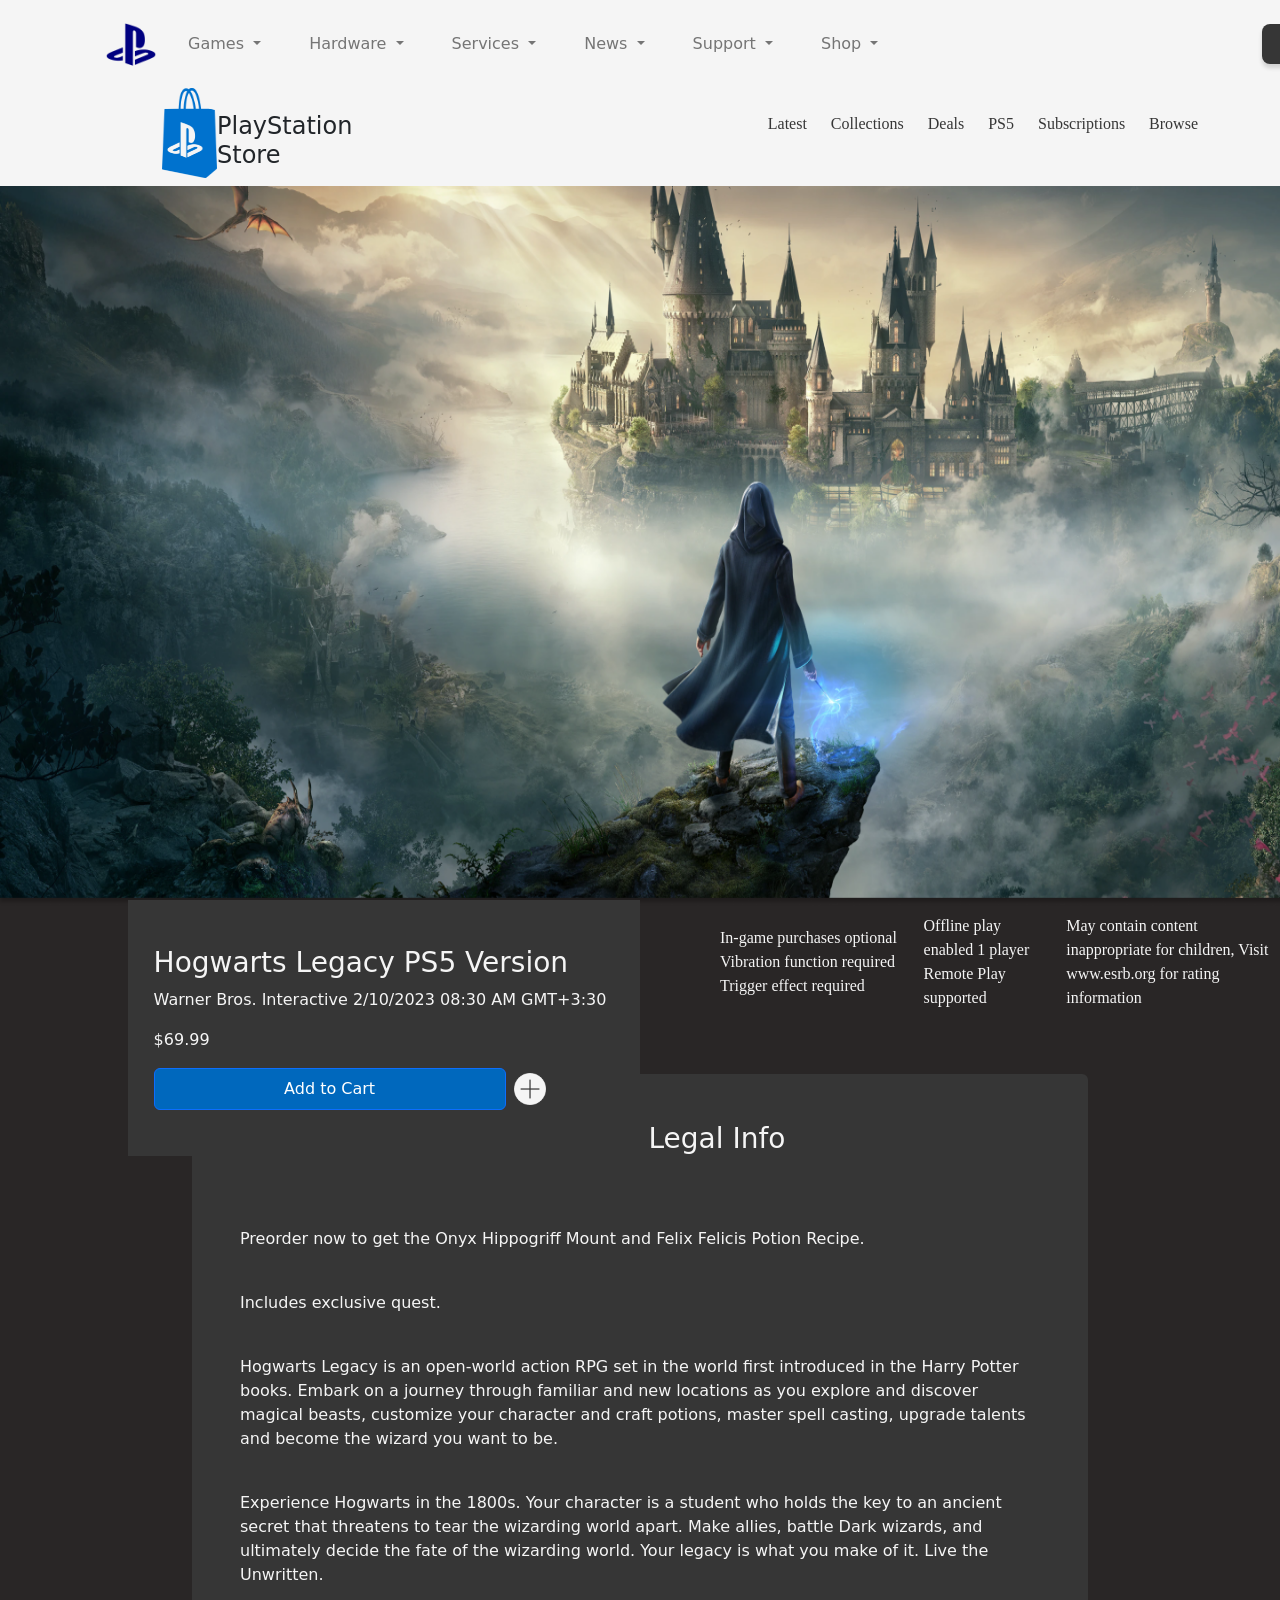
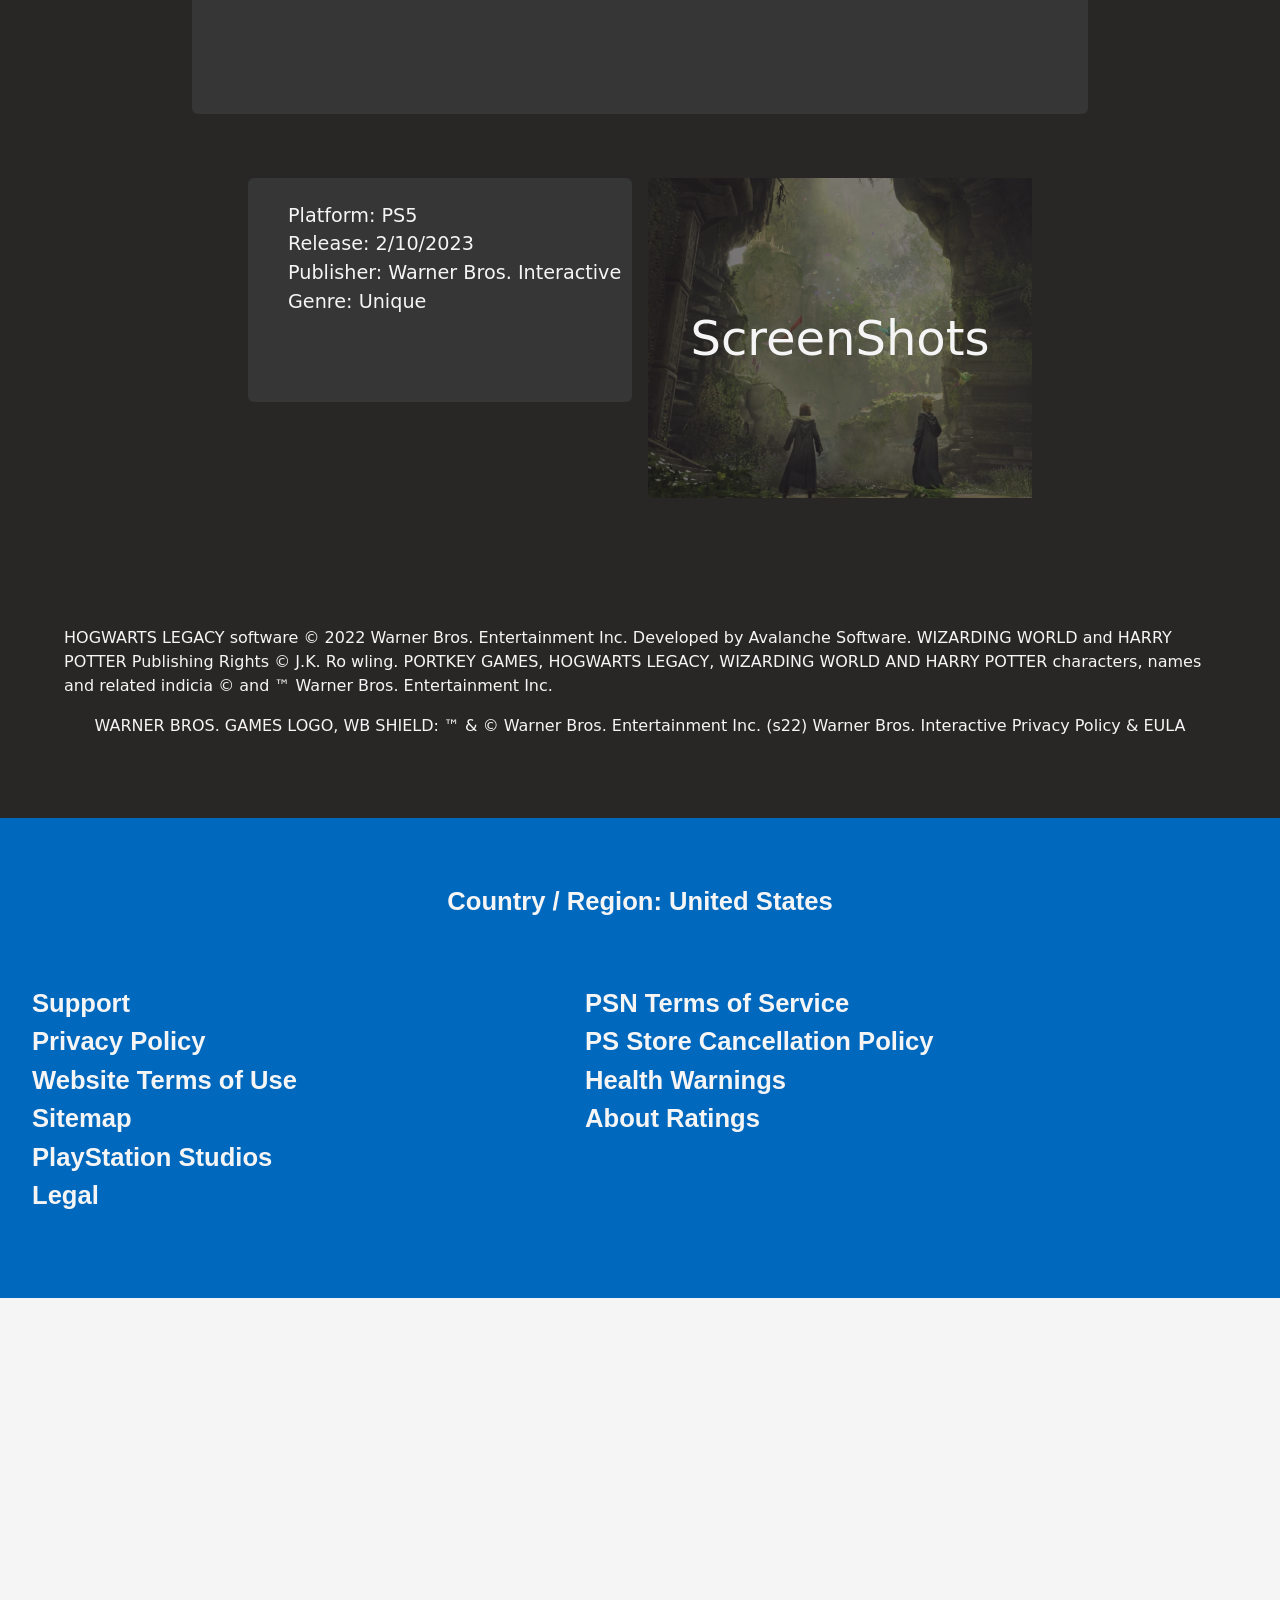
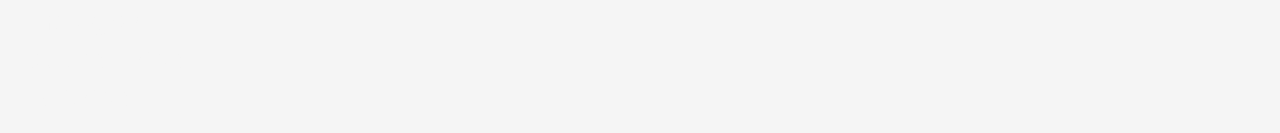
<file: gowRag/hogwartsPage.html>
<!DOCTYPE html>
<html lang="en">
<head>
    <meta charset="UTF-8">
    <meta http-equiv="X-UA-Compatible" content="IE=edge">
    <meta name="viewport" content="width=device-width, initial-scale=1.0">
    <title>Document</title>
    <link rel="stylesheet" href="./hogwantsLeagacy.css">
    <script defer src="./hogwartsLegacy.js"></script>
</head>
<body>
    <header class="container">
        <nav class="navbar-one navbar d-flex flex-column nav-color">
            <div class="navbar-top d-flex flex-row mt-2">
                <div class="logo ms-4">
                    <img class="logo-size" src="../components/pictures/navy-playstation-png-logo-5.png">
                </div>
                <ul class="drop-down-list d-flex gap-5 mt-3">
                    <li class="nav-item dropdown">
                        <a class="nav-link dropdown-toggle nav1-txt-color" href="#" role="button" data-bs-toggle="dropdown" aria-expanded="false">
                            <span>Games</span>
                        </a>
                        <ul class="dropdown-menu">
                        <li><a class="dropdown-item" href="#">Action</a></li>
                        </ul>
                    </li>
                    <li class="nav-item dropdown nav1-txt-color">
                        <a class="nav-link dropdown-toggle nav1-txt-color" href="#" role="button" data-bs-toggle="dropdown" aria-expanded="false">
                            <span>Hardware</span>
                        </a>
                        <ul class="dropdown-menu">
                        <li><a class="dropdown-item" href="#">Action</a></li>
                        </ul>
                    </li>
                    <li class="nav-item dropdown nav1-txt-color">
                        <a class="nav-link dropdown-toggle nav1-txt-color" href="#" role="button" data-bs-toggle="dropdown" aria-expanded="false">
                            <span>Services</span>
                        </a>
                        <ul class="dropdown-menu">
                        <li><a class="dropdown-item" href="#">Action</a></li>
                        </ul>
                    </li>
                    <li class="nav-item dropdown nav1-txt-color">
                        <a class="nav-link dropdown-toggle nav1-txt-color" href="#" role="button" data-bs-toggle="dropdown" aria-expanded="false">
                            <span>News</span>
                        </a>
                        <ul class="dropdown-menu">
                        <li><a class="dropdown-item" href="#">Action</a></li>
                        </ul>
                    </li>
                    <li class="nav-item dropdown nav1-txt-color">
                        <a class="nav-link dropdown-toggle nav1-txt-color" href="#" role="button" data-bs-toggle="dropdown" aria-expanded="false">
                            <span>Support</span>
                        </a>
                        <ul class="dropdown-menu">
                        <li><a class="dropdown-item" href="#">Action</a></li>
                        </ul>
                    </li>
                    <li class="nav-item dropdown nav1-txt-color">
                        <a class="nav-link dropdown-toggle nav1-txt-color" href="#" role="button" data-bs-toggle="dropdown" aria-expanded="false">
                            <span>Shop</span>
                        </a>
                        <ul class="dropdown-menu">
                        <li><a class="dropdown-item" href="#">Action</a></li>
                        </ul>
                    </li>
              </ul>
    
                <div class="sign-in d-flex gap-2">
                    <button class="sign-in-btn btn mt-2"> Sign-In</button>

                    <button class="search-btn btn" id="searchBtn"><img src="../components/pictures/Search.png"></button>
                </div>
            </div>
        </nav>
        <nav class="navbar d-flex flex-row nav-color">
            <div class="lower-part d-flex flex-row">
                <div class="storeLogo-name d-flex flex-row">
                    <img class="storeLogo" src="../components/pictures/playstation-store-logo-freelogovectors.net_.png" alt="">
                    <h4 class="mt-4">PlayStation  Store</h4>
                </div>
                <ul class="main-list-nav d-flex gap-4 pt-4 justify-content-center list-txt-nav">
                    <li><span> Latest </span></li>
                    <li><span> Collections</span></li>
                    <li><span> Deals</span></li>
                    <li><span> PS5 </span></li>
                    <li><span> Subscriptions</span></li>
                    <li><span> Browse </span></li>
                </ul>
            </div>
        </nav>
    </header>
    
    <div class="d-flex justify-content-center">
        <img class="game-banner" src="../components/pictures/HLB.png" alt="">
    </div>
    <main class="d-flex justify-content-center align-items-center flex-column gap-3">
        <div class="about-game d-flex align-items-center justify-content-center mt-2">
                <span>In-game purchases optional
                    Vibration function required
                    Trigger effect required
                </span>
                <span>Offline play enabled
                    1 player
                    Remote Play supported</span>
                <span>
                May contain content inappropriate
                for children, Visit www.esrb.org for
                rating information 
                </span>
        </div>
        <div class="game-desc mt-5 d-flex flex-column p-5 gap-4">
            <h3 class="mx-auto  mb-5 ">Game and Legal Info</h3>
            <p> 
                Preorder now to get the Onyx Hippogriff Mount and Felix Felicis Potion Recipe.
            </p>
            <p>
                Includes exclusive quest.
            </p>
            <p>Hogwarts Legacy is an open-world action RPG set in the world first introduced in the Harry Potter books. Embark on a journey through 
                familiar and new locations as you explore and discover magical beasts, customize your character and craft potions, master spell casting,
                  upgrade talents and become the wizard you want to be.
            </p>
            <p>Experience Hogwarts in the 1800s. Your character is a student who holds the key to an ancient secret that threatens to tear the wizarding
                world apart. Make allies, battle Dark wizards, and ultimately decide the fate of the wizarding world. Your legacy is what you make of it. 
                Live the Unwritten.
            </p>
        </div>

        <div class="low-sec d-flex flex-row gap-3 m-5">
            <div class="additional-details pt-4 ps-2">
                <ul>
                    <li>Platform:
                        PS5</li>
                    <li>Release:
                        2/10/2023
                        </li>
                    <li>Publisher:
                        Warner Bros. Interactive
                        </li>
                    <li>Genre:
                        Unique</li>
                </ul>
            </div>
            <div class="screen-shot-sec">
                <span>ScreenShots</span>
            </div>
        </div>
        <div class="copy-right d-flex">
            <p>
                HOGWARTS LEGACY software © 2022 Warner Bros. Entertainment Inc. Developed by Avalanche Software. WIZARDING WORLD and HARRY POTTER Publishing Rights 
                © J.K. Ro wling. PORTKEY GAMES, HOGWARTS LEGACY, WIZARDING WORLD AND HARRY POTTER characters, names and related indicia © and ™ Warner Bros. Entertainment Inc.
            </p>
                WARNER BROS. GAMES LOGO, WB SHIELD: ™ & © Warner Bros. Entertainment Inc. (s22)
                Warner Bros. Interactive Privacy Policy & EULA
            </p>
        </div>
    </main>
    <div class="add-box">
        <h3>Hogwarts Legacy
            PS5 Version</h3>
            <p>Warner Bros. Interactive
                2/10/2023 08:30 AM GMT+3:30</p>
                <p>$69.99</p>
            <div class="add-to-cart d-flex flex-row gap-2">
                <button class="add-to-cart-btn btn btn-primary">Add to Cart</button>
                <a><img class="plus-btn" src="../components/pictures/Subtract.png" alt=""></a>
            </div>
    </div>
    
</body>

<footer>
    <div class="end-blue d-flex flex-column align-items-center">
        <div class="address data-parent"><a>Country / Region: United States</a></div>
        <div class="data-parent d-flex flex-row flex-wrap">
            <div class="data-one d-flex flex-column">
                <ul>
                        <li>Support</li>
                        <li>Privacy Policy</li>
                        <li>Website Terms of Use</li>
                        <li>Sitemap</li>
                        <li>PlayStation Studios</li>
                        <li>Legal</li>
                    </ul>
                </div>
                <div class="data-two d-flex flex-column">
                    <ul>
                        <li>PSN Terms of Service</li>
                        <li>PS Store Cancellation Policy</li>
                        <li>Health Warnings</li>
                        <li>About Ratings</li>
                    </ul>
                </div>
                <div class="data-three d-flex flex-column">
                    <ul>
                        <li>Facebook</li>
                        <li>Twitter</li>
                        <li>YouTube</li>
                        <li>Instagram</li>
                        <li>Android App</li>
                        <li>iOS App</li>
                    </ul>
                </div>
            </div>
        </footer>
    </div>
</html>
</file>
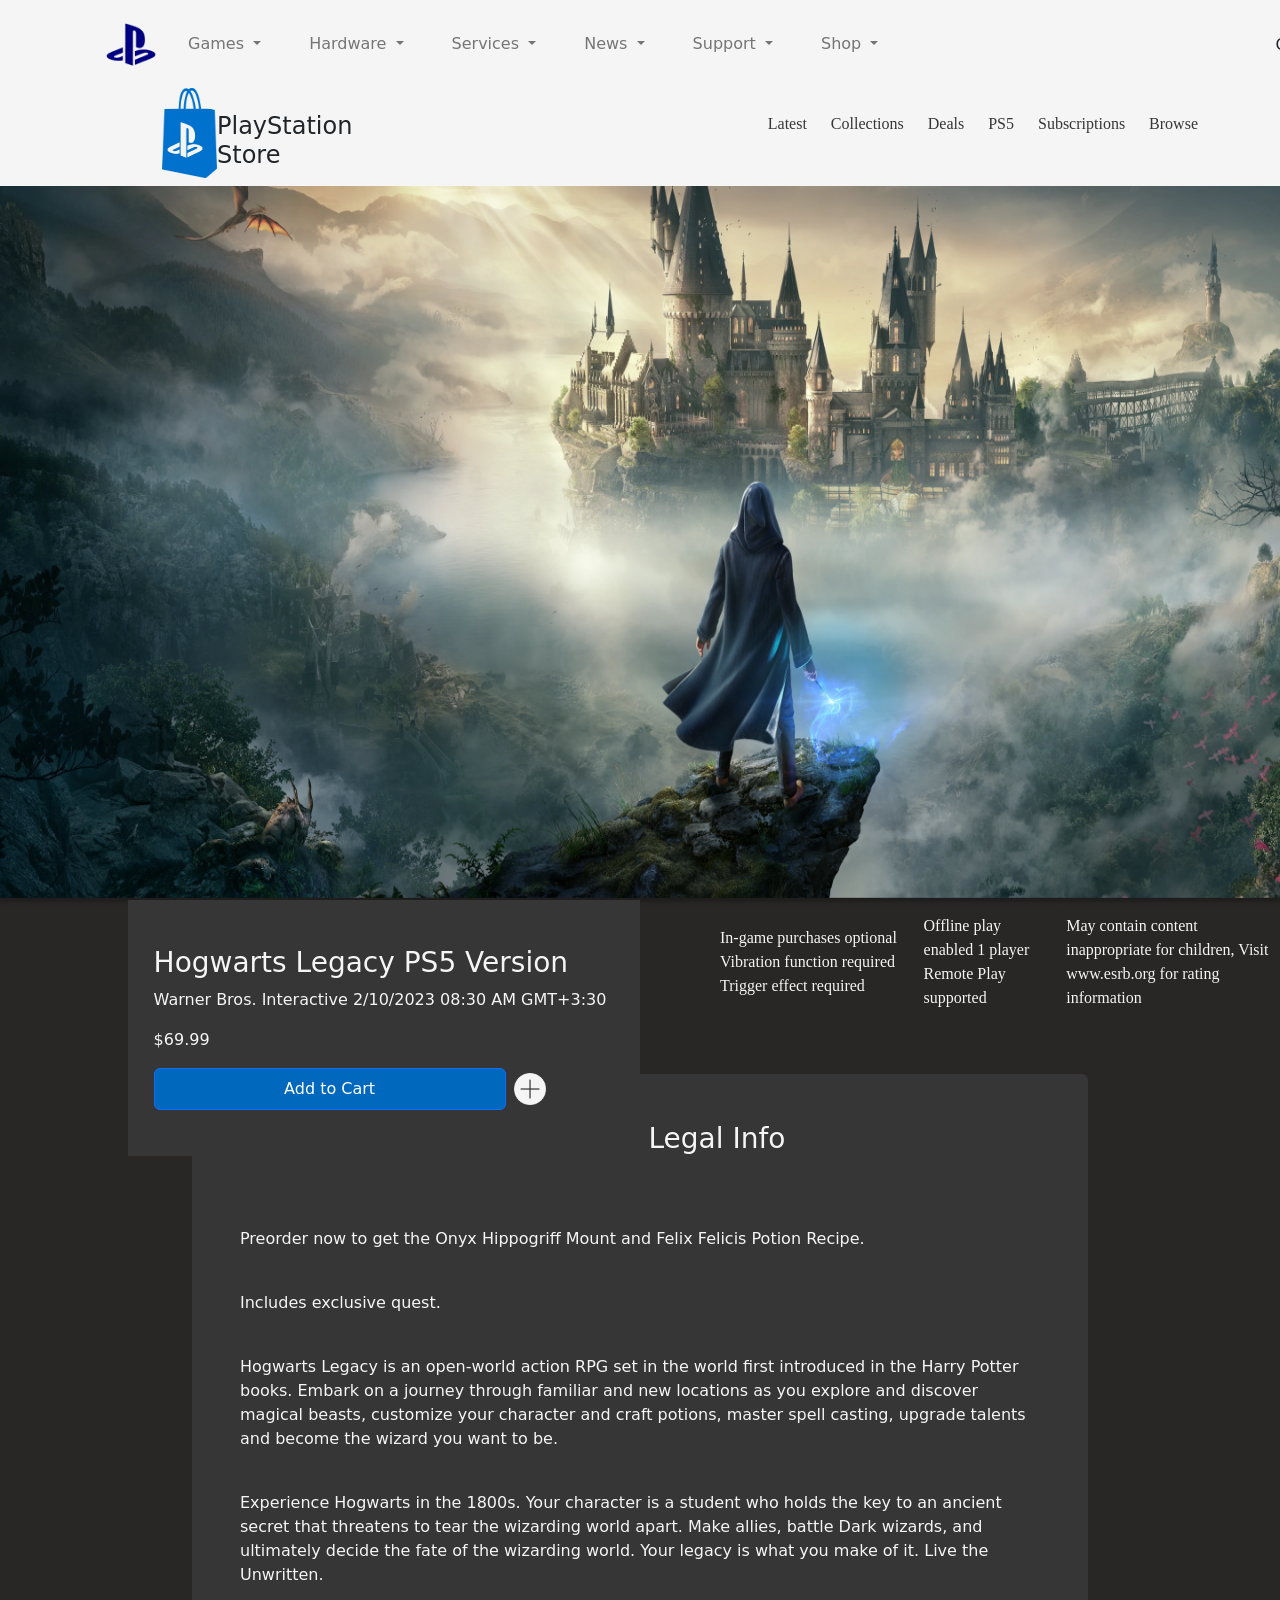
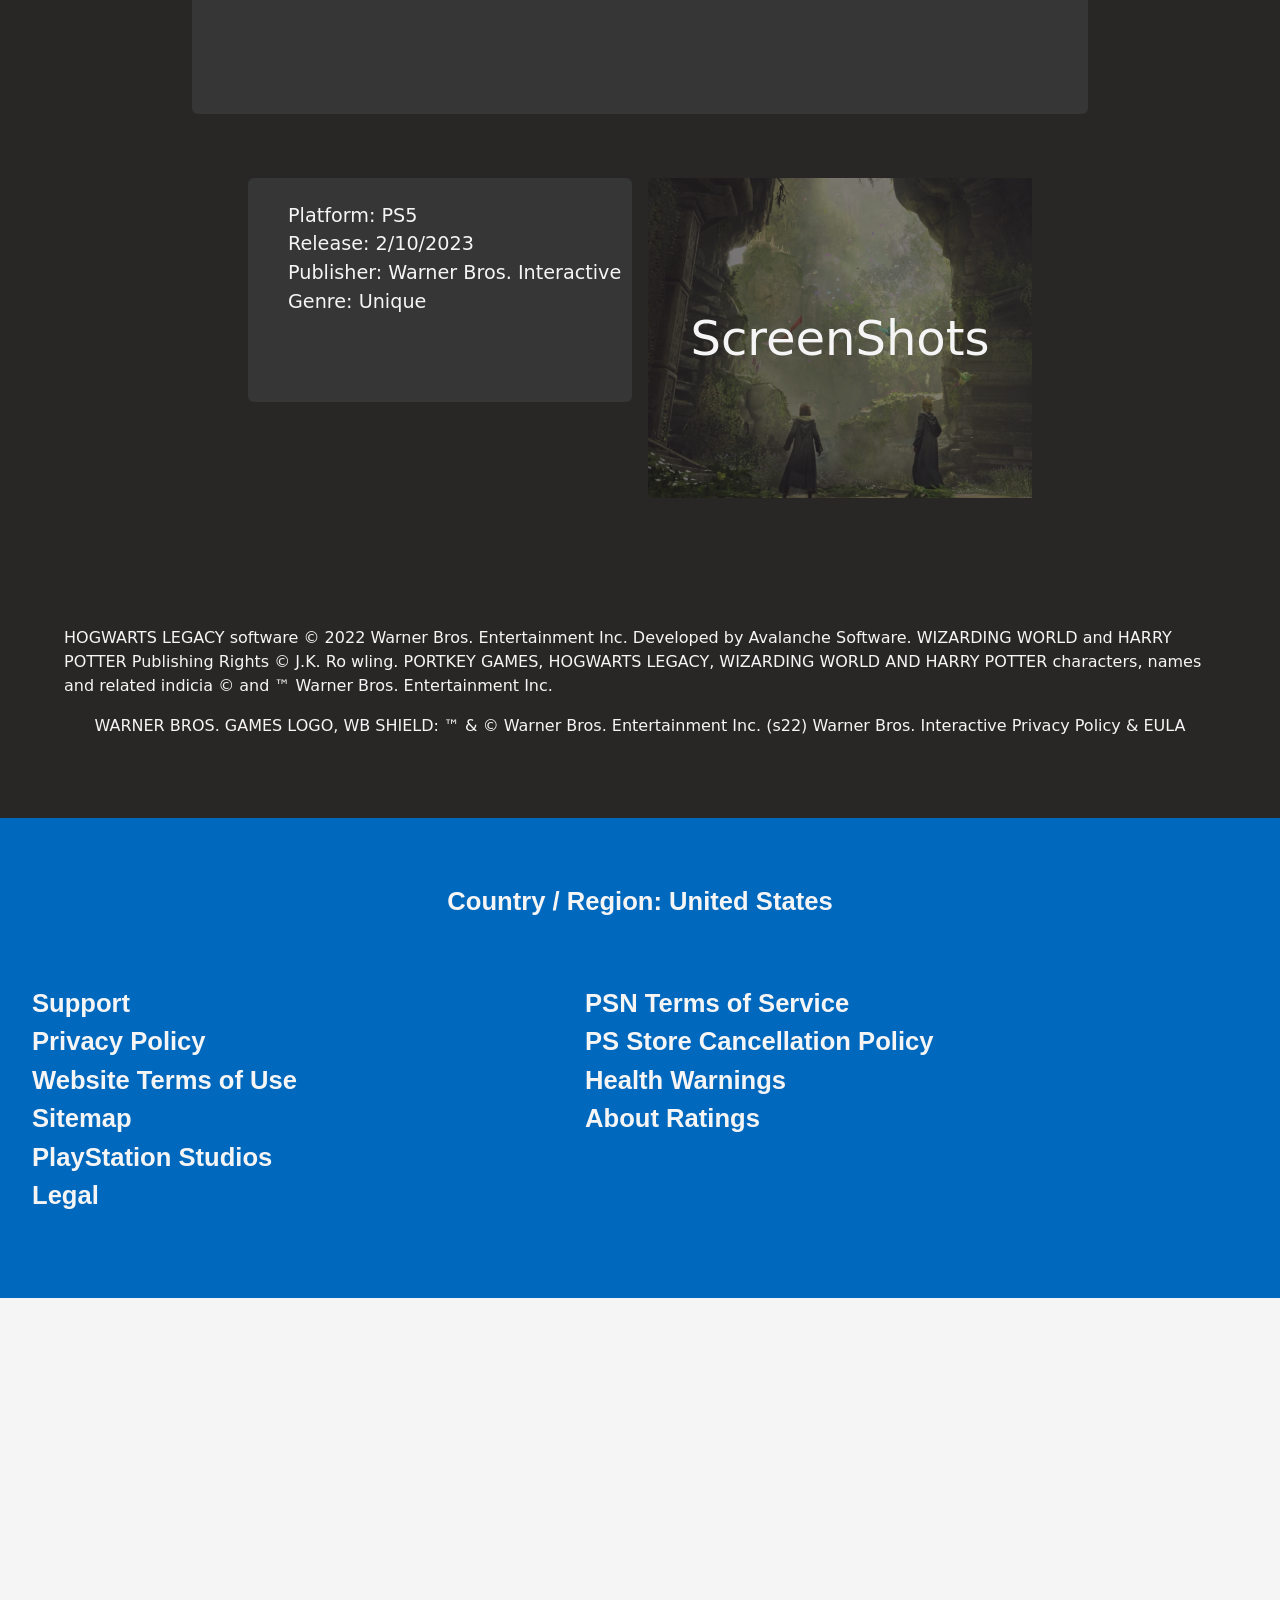
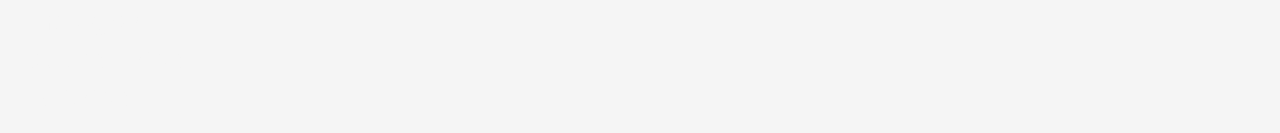
<file: HogwartsPage/hogwartsPage.html>
<!DOCTYPE html>
<html lang="en">
<head>
    <meta charset="UTF-8">
    <meta http-equiv="X-UA-Compatible" content="IE=edge">
    <meta name="viewport" content="width=device-width, initial-scale=1.0">
    <title>Document</title>
    <link rel="stylesheet" href="./hogwantsLeagacy.css">
    <script defer src="./hogwartsLegacy.js"></script>
</head>
<div id="scroll"></div>
<body>
    <header class="container">
        <nav class="navbar-one navbar d-flex flex-column nav-color">
            <div class="navbar-top d-flex flex-row mt-2">
                <div class="logo ms-4">
                    <img class="logo-size" src="../components/pictures/navy-playstation-png-logo-5.png">
                </div>
                <ul class="drop-down-list d-flex gap-5 mt-3">
                    <li class="nav-item dropdown">
                        <a class="nav-link dropdown-toggle nav1-txt-color" href="#" role="button" data-bs-toggle="dropdown" aria-expanded="false">
                            <span>Games</span>
                        </a>
                        <ul class="dropdown-menu">
                        <li><a class="dropdown-item" href="#">Action</a></li>
                        </ul>
                    </li>
                    <li class="nav-item dropdown nav1-txt-color">
                        <a class="nav-link dropdown-toggle nav1-txt-color" href="#" role="button" data-bs-toggle="dropdown" aria-expanded="false">
                            <span>Hardware</span>
                        </a>
                        <ul class="dropdown-menu">
                        <li><a class="dropdown-item" href="#">Action</a></li>
                        </ul>
                    </li>
                    <li class="nav-item dropdown nav1-txt-color">
                        <a class="nav-link dropdown-toggle nav1-txt-color" href="#" role="button" data-bs-toggle="dropdown" aria-expanded="false">
                            <span>Services</span>
                        </a>
                        <ul class="dropdown-menu">
                        <li><a class="dropdown-item" href="#">Action</a></li>
                        </ul>
                    </li>
                    <li class="nav-item dropdown nav1-txt-color">
                        <a class="nav-link dropdown-toggle nav1-txt-color" href="#" role="button" data-bs-toggle="dropdown" aria-expanded="false">
                            <span>News</span>
                        </a>
                        <ul class="dropdown-menu">
                        <li><a class="dropdown-item" href="#">Action</a></li>
                        </ul>
                    </li>
                    <li class="nav-item dropdown nav1-txt-color">
                        <a class="nav-link dropdown-toggle nav1-txt-color" href="#" role="button" data-bs-toggle="dropdown" aria-expanded="false">
                            <span>Support</span>
                        </a>
                        <ul class="dropdown-menu">
                        <li><a class="dropdown-item" href="#">Action</a></li>
                        </ul>
                    </li>
                    <li class="nav-item dropdown nav1-txt-color">
                        <a class="nav-link dropdown-toggle nav1-txt-color" href="#" role="button" data-bs-toggle="dropdown" aria-expanded="false">
                            <span>Shop</span>
                        </a>
                        <ul class="dropdown-menu">
                        <li><a class="dropdown-item" href="#">Action</a></li>
                        </ul>
                    </li>
              </ul>
    
                <div class="sign-in d-flex gap-4">
                    <a class="cart btn pt-3" id="cart" href="../HogwartsPage/Cart/cart.html">
                        <span>CART</span>
                    </a>
                    <button class="sign-in-btn btn mt-2"> Sign-In</button>

                    <button class="search-btn btn" id="searchBtn"><img src="../components/pictures/Search.png"></button>
                </div>
            </div>
        </nav>
        <nav class="navbar d-flex flex-row nav-color">
            <div class="lower-part d-flex flex-row">
                <div class="storeLogo-name d-flex flex-row">
                    <img class="storeLogo" src="../components/pictures/playstation-store-logo-freelogovectors.net_.png" alt="">
                    <h4 class="mt-4">PlayStation  Store</h4>
                </div>
                <ul class="main-list-nav d-flex gap-4 pt-4 justify-content-center list-txt-nav">
                    <li><span> Latest </span></li>
                    <li><span> Collections</span></li>
                    <li><span> Deals</span></li>
                    <li><span> PS5 </span></li>
                    <li><span> Subscriptions</span></li>
                    <li><span> Browse </span></li>
                </ul>
            </div>
        </nav>
    </header>
    
    <div class="d-flex justify-content-center">
        <img class="game-banner" src="../components/pictures/HLB.png" alt="">
    </div>
    <main class="d-flex justify-content-center align-items-center flex-column gap-3">
        <div class="about-game d-flex align-items-center justify-content-center mt-2">
                <span>In-game purchases optional
                    Vibration function required
                    Trigger effect required
                </span>
                <span>Offline play enabled
                    1 player
                    Remote Play supported</span>
                <span>
                May contain content inappropriate
                for children, Visit www.esrb.org for
                rating information 
                </span>
        </div>
        <div class="game-desc mt-5 d-flex flex-column p-5 gap-4">
            <h3 class="mx-auto  mb-5 ">Game and Legal Info</h3>
            <p> 
                Preorder now to get the Onyx Hippogriff Mount and Felix Felicis Potion Recipe.
            </p>
            <p>
                Includes exclusive quest.
            </p>
            <p>Hogwarts Legacy is an open-world action RPG set in the world first introduced in the Harry Potter books. Embark on a journey through 
                familiar and new locations as you explore and discover magical beasts, customize your character and craft potions, master spell casting,
                  upgrade talents and become the wizard you want to be.
            </p>
            <p>Experience Hogwarts in the 1800s. Your character is a student who holds the key to an ancient secret that threatens to tear the wizarding
                world apart. Make allies, battle Dark wizards, and ultimately decide the fate of the wizarding world. Your legacy is what you make of it. 
                Live the Unwritten.
            </p>
        </div>

        <div class="low-sec d-flex flex-row gap-3 m-5 d-flex justify-content-center">
            <div class="additional-details pt-4 ps-2">
                <ul>
                    <li>Platform:
                        PS5</li>
                    <li>Release:
                        2/10/2023
                        </li>
                    <li>Publisher:
                        Warner Bros. Interactive
                        </li>
                    <li>Genre:
                        Unique</li>
                </ul>
            </div>
            <div class="screen-shot-sec">
                <button class="screen-shot-btn" id="screenShotBtn">ScreenShots</button>
            </div>
            
            <div class="modal-parent" id="modalParent">
                <div class="modal" id="modal">
                    <div class="slideshow-container">

                        <div class="mySlides fade">
                          <div class="numbertext">1 / 3</div>
                          <img src="./ScrenShots/1.jpg" style="width:100%">
                          <div class="text">Caption Text</div>
                        </div>
                      
                        <div class="mySlides fade">
                          <div class="numbertext">2 / 3</div>
                          <img src="./ScrenShots/2.jpg" style="width:100%">
                          <div class="text">Caption Two</div>
                        </div>
                      
                        <a class="prev" onclick="plusSlides(-1)">&#10094;</a>
                        <a class="next" onclick="plusSlides(1)">&#10095;</a>
                      </div>
                      <br>
                      
                      <!-- The dots/circles -->
                      <div style="text-align:center">
                        <span class="dot" onclick="currentSlide(1)"></span>
                        <span class="dot" onclick="currentSlide(2)"></span>
                      </div>
                </div>
            </div>
        </div>
        <div class="copy-right d-flex">
            <p>
                HOGWARTS LEGACY software © 2022 Warner Bros. Entertainment Inc. Developed by Avalanche Software. WIZARDING WORLD and HARRY POTTER Publishing Rights 
                © J.K. Ro wling. PORTKEY GAMES, HOGWARTS LEGACY, WIZARDING WORLD AND HARRY POTTER characters, names and related indicia © and ™ Warner Bros. Entertainment Inc.
            </p>
                WARNER BROS. GAMES LOGO, WB SHIELD: ™ & © Warner Bros. Entertainment Inc. (s22)
                Warner Bros. Interactive Privacy Policy & EULA
            </p>
        </div>
    </main>
    <div class="add-box">
        <h3>Hogwarts Legacy
            PS5 Version</h3>
            <p>Warner Bros. Interactive
                2/10/2023 08:30 AM GMT+3:30</p>
                <p>$69.99</p>
            <div class="add-to-cart d-flex flex-row gap-2">
                <button class="add-to-cart-btn btn btn-primary" id="addToCartBtn">Add to Cart</button>
                <a><img class="plus-btn" id="plusBtn" src="../components/pictures/Subtract.png" alt=""></a>
            </div>
    </div>
    
</body>
<button onclick="topFunction()" id="myBtn" title="Go to top"> 👆 </button>
<footer>
    <div class="end-blue d-flex flex-column align-items-center">
        <div class="address data-parent"><a>Country / Region: United States</a></div>
        <div class="data-parent d-flex flex-row flex-wrap">
            <div class="data-one d-flex flex-column">
                <ul>
                        <li>Support</li>
                        <li>Privacy Policy</li>
                        <li>Website Terms of Use</li>
                        <li>Sitemap</li>
                        <li>PlayStation Studios</li>
                        <li>Legal</li>
                    </ul>
                </div>
                <div class="data-two d-flex flex-column">
                    <ul>
                        <li>PSN Terms of Service</li>
                        <li>PS Store Cancellation Policy</li>
                        <li>Health Warnings</li>
                        <li>About Ratings</li>
                    </ul>
                </div>
                <div class="data-three d-flex flex-column">
                    <ul>
                        <li>Facebook</li>
                        <li>Twitter</li>
                        <li>YouTube</li>
                        <li>Instagram</li>
                        <li>Android App</li>
                        <li>iOS App</li>
                    </ul>
                </div>
            </div>
        </footer>
    </div>
</html>
</file>
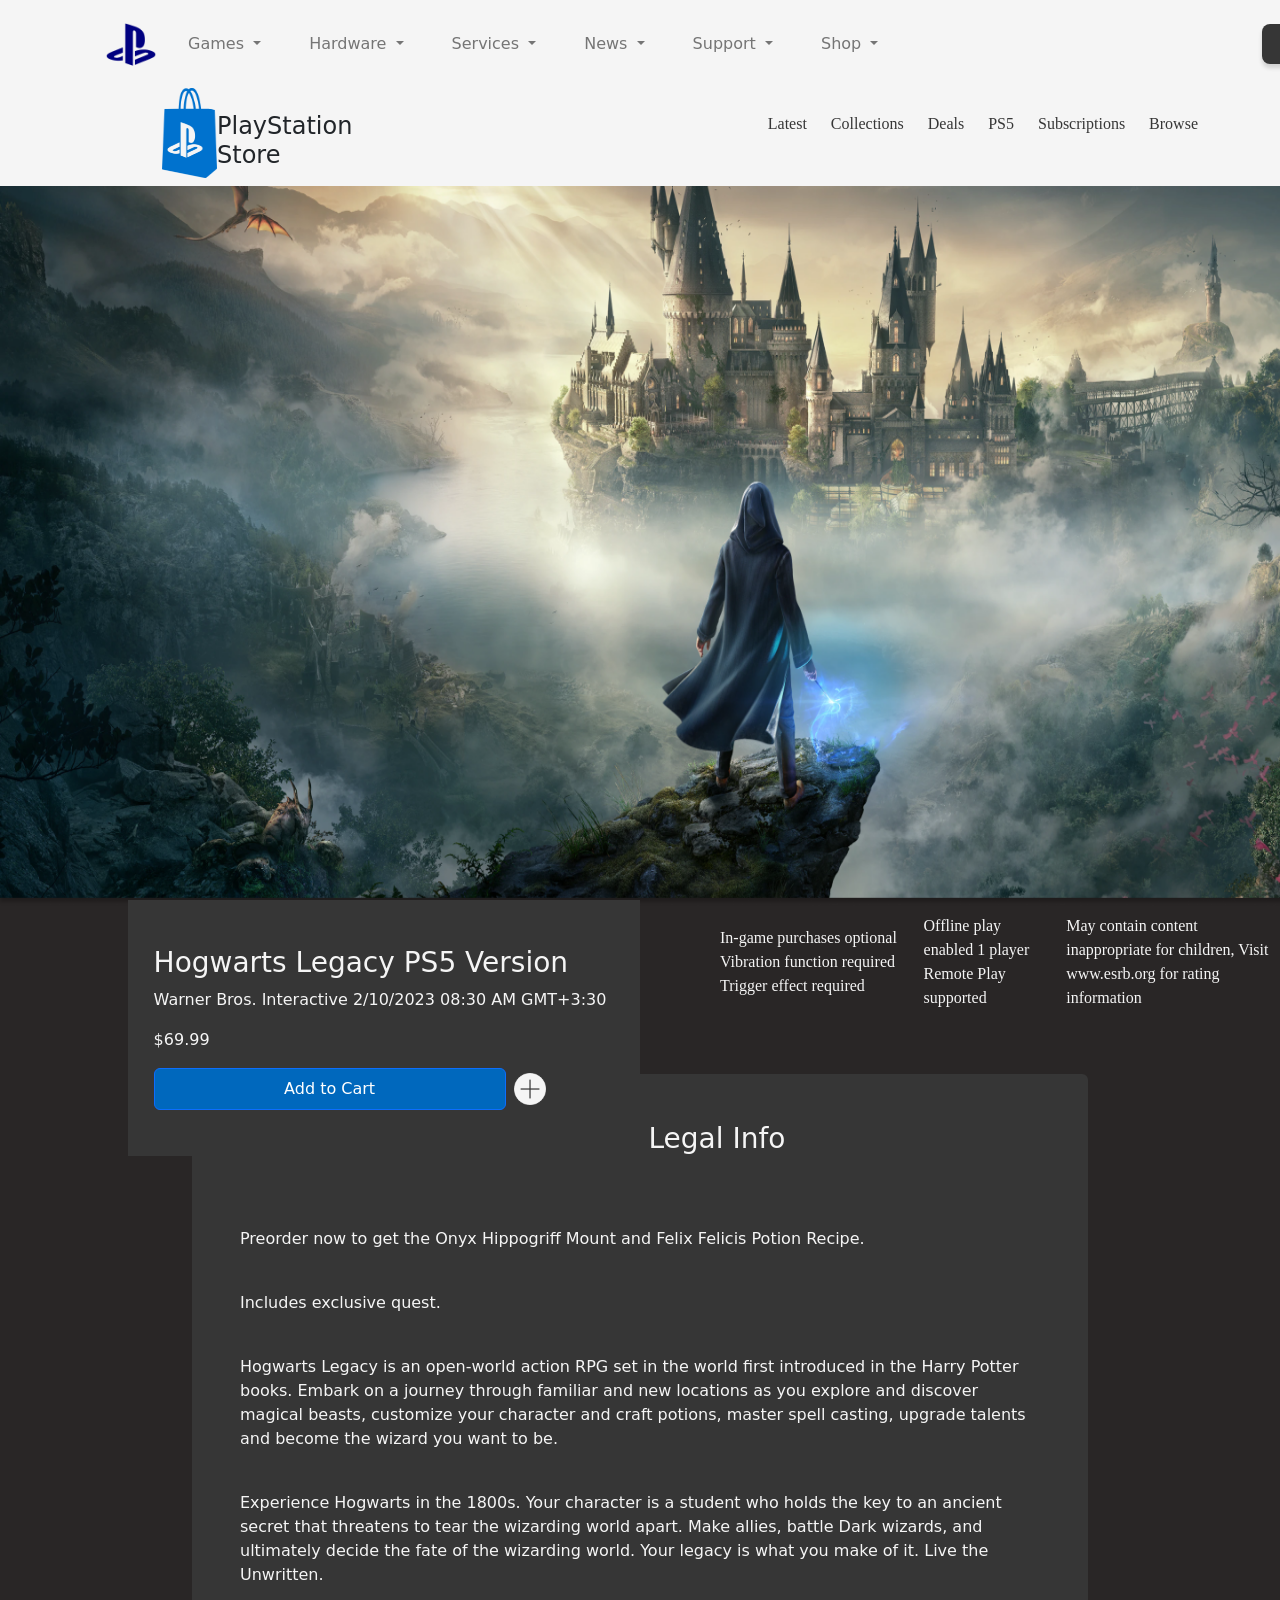
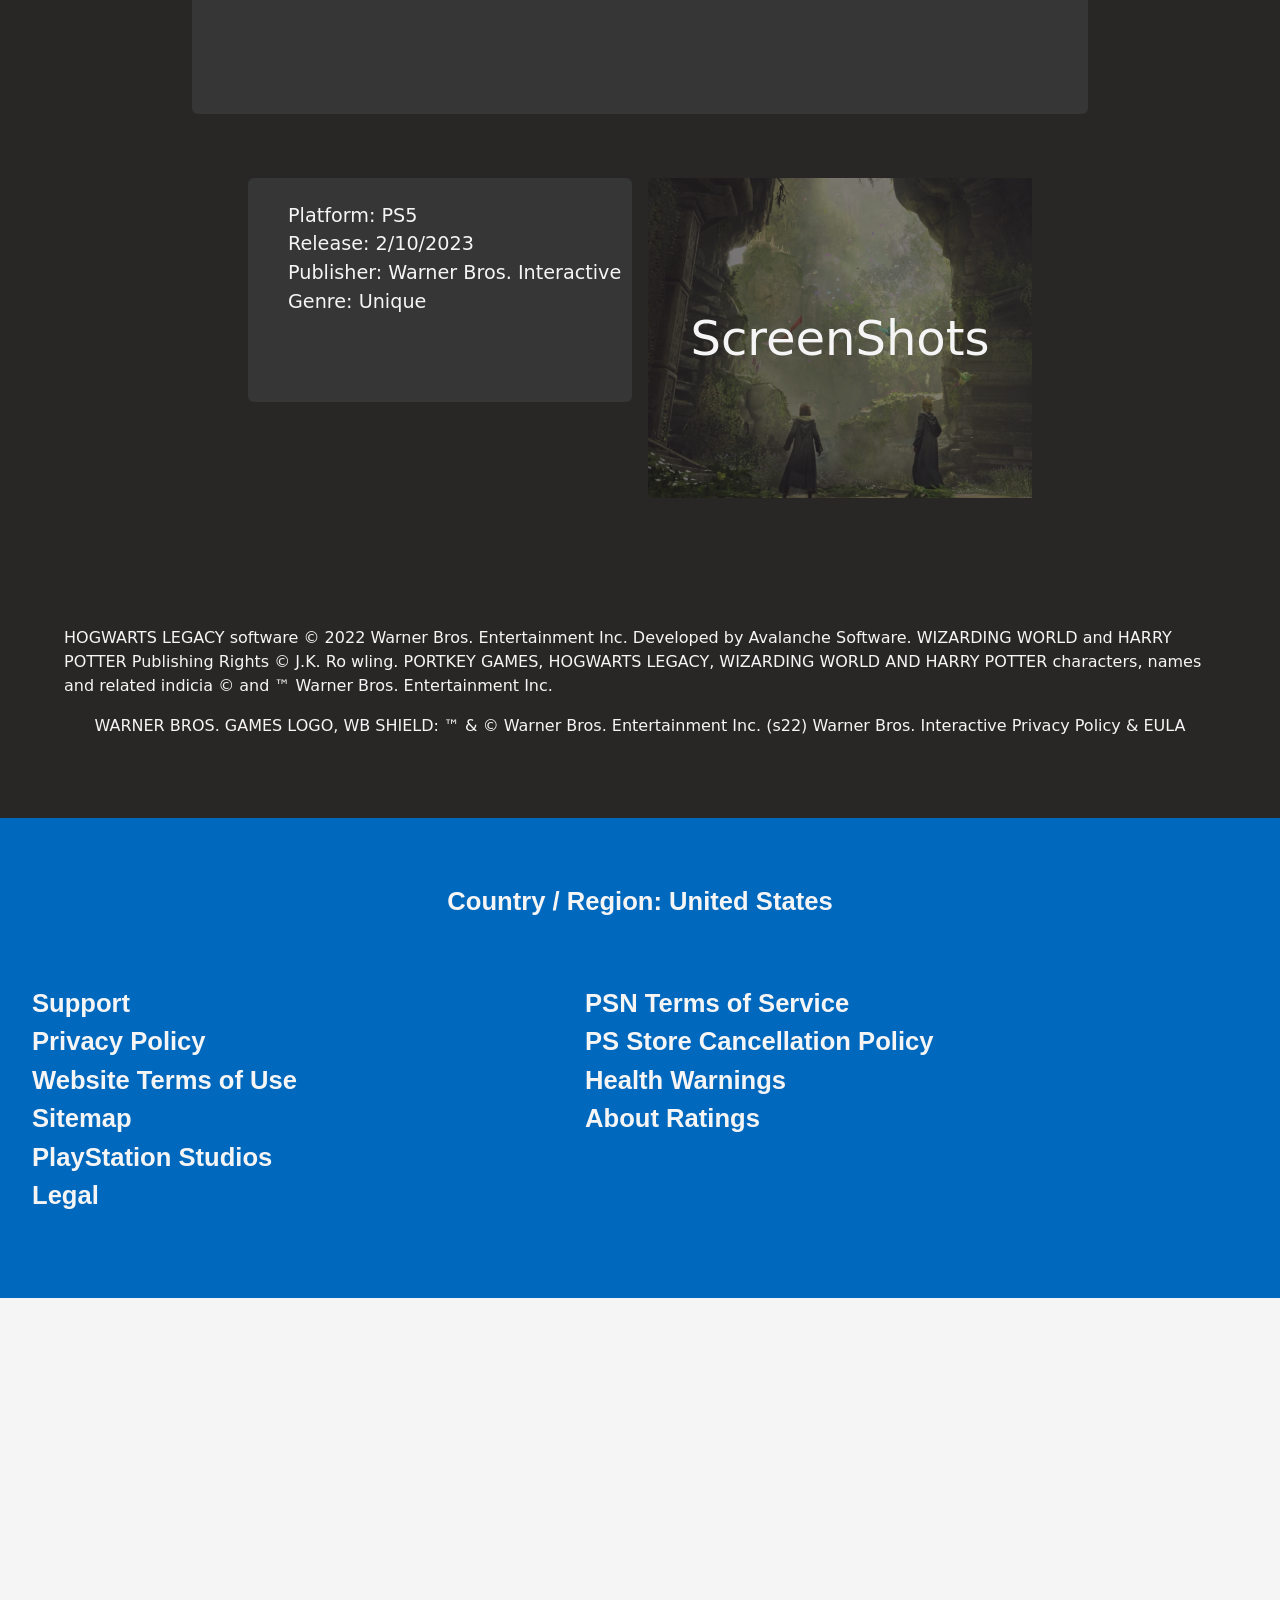
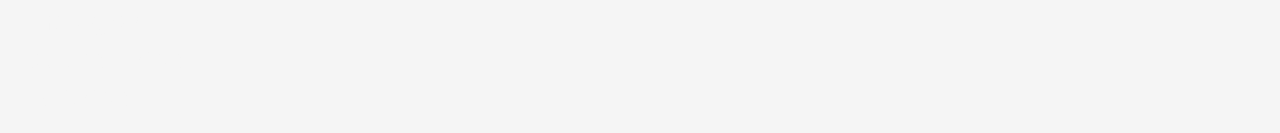
<file: tlouPage/tlou.html>
<!DOCTYPE html>
<html lang="en">
<head>
    <meta charset="UTF-8">
    <meta http-equiv="X-UA-Compatible" content="IE=edge">
    <meta name="viewport" content="width=device-width, initial-scale=1.0">
    <title>Document</title>
    <link rel="stylesheet" href="./tlou.css">
    <script defer src="./tlou.js"></script>
</head>
<body>
    <header class="container">
        <nav class="navbar-one navbar d-flex flex-column nav-color">
            <div class="navbar-top d-flex flex-row mt-2">
                <div class="logo ms-4">
                    <img class="logo-size" src="../components/pictures/navy-playstation-png-logo-5.png">
                </div>
                <ul class="drop-down-list d-flex gap-5 mt-3">
                    <li class="nav-item dropdown">
                        <a class="nav-link dropdown-toggle nav1-txt-color" href="#" role="button" data-bs-toggle="dropdown" aria-expanded="false">
                            <span>Games</span>
                        </a>
                        <ul class="dropdown-menu">
                        <li><a class="dropdown-item" href="#">Action</a></li>
                        </ul>
                    </li>
                    <li class="nav-item dropdown nav1-txt-color">
                        <a class="nav-link dropdown-toggle nav1-txt-color" href="#" role="button" data-bs-toggle="dropdown" aria-expanded="false">
                            <span>Hardware</span>
                        </a>
                        <ul class="dropdown-menu">
                        <li><a class="dropdown-item" href="#">Action</a></li>
                        </ul>
                    </li>
                    <li class="nav-item dropdown nav1-txt-color">
                        <a class="nav-link dropdown-toggle nav1-txt-color" href="#" role="button" data-bs-toggle="dropdown" aria-expanded="false">
                            <span>Services</span>
                        </a>
                        <ul class="dropdown-menu">
                        <li><a class="dropdown-item" href="#">Action</a></li>
                        </ul>
                    </li>
                    <li class="nav-item dropdown nav1-txt-color">
                        <a class="nav-link dropdown-toggle nav1-txt-color" href="#" role="button" data-bs-toggle="dropdown" aria-expanded="false">
                            <span>News</span>
                        </a>
                        <ul class="dropdown-menu">
                        <li><a class="dropdown-item" href="#">Action</a></li>
                        </ul>
                    </li>
                    <li class="nav-item dropdown nav1-txt-color">
                        <a class="nav-link dropdown-toggle nav1-txt-color" href="#" role="button" data-bs-toggle="dropdown" aria-expanded="false">
                            <span>Support</span>
                        </a>
                        <ul class="dropdown-menu">
                        <li><a class="dropdown-item" href="#">Action</a></li>
                        </ul>
                    </li>
                    <li class="nav-item dropdown nav1-txt-color">
                        <a class="nav-link dropdown-toggle nav1-txt-color" href="#" role="button" data-bs-toggle="dropdown" aria-expanded="false">
                            <span>Shop</span>
                        </a>
                        <ul class="dropdown-menu">
                        <li><a class="dropdown-item" href="#">Action</a></li>
                        </ul>
                    </li>
              </ul>
    
                <div class="sign-in d-flex gap-2">
                    <button class="sign-in-btn btn mt-2"> Sign-In</button>

                    <button class="search-btn btn" id="searchBtn"><img src="../components/pictures/Search.png"></button>
                </div>
            </div>
        </nav>
        <nav class="navbar d-flex flex-row nav-color">
            <div class="lower-part d-flex flex-row">
                <div class="storeLogo-name d-flex flex-row">
                    <img class="storeLogo" src="../components/pictures/playstation-store-logo-freelogovectors.net_.png" alt="">
                    <h4 class="mt-4">PlayStation  Store</h4>
                </div>
                <ul class="main-list-nav d-flex gap-4 pt-4 justify-content-center list-txt-nav">
                    <li><span> Latest </span></li>
                    <li><span> Collections</span></li>
                    <li><span> Deals</span></li>
                    <li><span> PS5 </span></li>
                    <li><span> Subscriptions</span></li>
                    <li><span> Browse </span></li>
                </ul>
            </div>
        </nav>
    </header>
    
    <div class="d-flex justify-content-center">
        <img class="game-banner" src="../components/pictures/HLB.png" alt="">
    </div>
    <main class="d-flex justify-content-center align-items-center flex-column gap-3">
        <div class="about-game d-flex align-items-center justify-content-center mt-2">
                <span>In-game purchases optional
                    Vibration function required
                    Trigger effect required
                </span>
                <span>Offline play enabled
                    1 player
                    Remote Play supported</span>
                <span>
                May contain content inappropriate
                for children, Visit www.esrb.org for
                rating information 
                </span>
        </div>
        <div class="game-desc mt-5 d-flex flex-column p-5 gap-4">
            <h3 class="mx-auto  mb-5 ">Game and Legal Info</h3>
            <p> 
                Preorder now to get the Onyx Hippogriff Mount and Felix Felicis Potion Recipe.
            </p>
            <p>
                Includes exclusive quest.
            </p>
            <p>Hogwarts Legacy is an open-world action RPG set in the world first introduced in the Harry Potter books. Embark on a journey through 
                familiar and new locations as you explore and discover magical beasts, customize your character and craft potions, master spell casting,
                  upgrade talents and become the wizard you want to be.
            </p>
            <p>Experience Hogwarts in the 1800s. Your character is a student who holds the key to an ancient secret that threatens to tear the wizarding
                world apart. Make allies, battle Dark wizards, and ultimately decide the fate of the wizarding world. Your legacy is what you make of it. 
                Live the Unwritten.
            </p>
        </div>

        <div class="low-sec d-flex flex-row gap-3 m-5">
            <div class="additional-details pt-4 ps-2">
                <ul>
                    <li>Platform:
                        PS5</li>
                    <li>Release:
                        2/10/2023
                        </li>
                    <li>Publisher:
                        Warner Bros. Interactive
                        </li>
                    <li>Genre:
                        Unique</li>
                </ul>
            </div>
            <div class="screen-shot-sec">
                <span>ScreenShots</span>
            </div>
        </div>
        <div class="copy-right d-flex">
            <p>
                HOGWARTS LEGACY software © 2022 Warner Bros. Entertainment Inc. Developed by Avalanche Software. WIZARDING WORLD and HARRY POTTER Publishing Rights 
                © J.K. Ro wling. PORTKEY GAMES, HOGWARTS LEGACY, WIZARDING WORLD AND HARRY POTTER characters, names and related indicia © and ™ Warner Bros. Entertainment Inc.
            </p>
                WARNER BROS. GAMES LOGO, WB SHIELD: ™ & © Warner Bros. Entertainment Inc. (s22)
                Warner Bros. Interactive Privacy Policy & EULA
            </p>
        </div>
    </main>
    <div class="add-box">
        <h3>Hogwarts Legacy
            PS5 Version</h3>
            <p>Warner Bros. Interactive
                2/10/2023 08:30 AM GMT+3:30</p>
                <p>$69.99</p>
            <div class="add-to-cart d-flex flex-row gap-2">
                <button class="add-to-cart-btn btn btn-primary">Add to Cart</button>
                <a><img class="plus-btn" src="../components/pictures/Subtract.png" alt=""></a>
            </div>
    </div>
    
</body>

<footer>
    <div class="end-blue d-flex flex-column align-items-center">
        <div class="address data-parent"><a>Country / Region: United States</a></div>
        <div class="data-parent d-flex flex-row flex-wrap">
            <div class="data-one d-flex flex-column">
                <ul>
                        <li>Support</li>
                        <li>Privacy Policy</li>
                        <li>Website Terms of Use</li>
                        <li>Sitemap</li>
                        <li>PlayStation Studios</li>
                        <li>Legal</li>
                    </ul>
                </div>
                <div class="data-two d-flex flex-column">
                    <ul>
                        <li>PSN Terms of Service</li>
                        <li>PS Store Cancellation Policy</li>
                        <li>Health Warnings</li>
                        <li>About Ratings</li>
                    </ul>
                </div>
                <div class="data-three d-flex flex-column">
                    <ul>
                        <li>Facebook</li>
                        <li>Twitter</li>
                        <li>YouTube</li>
                        <li>Instagram</li>
                        <li>Android App</li>
                        <li>iOS App</li>
                    </ul>
                </div>
            </div>
        </footer>
    </div>
</html>
</file>
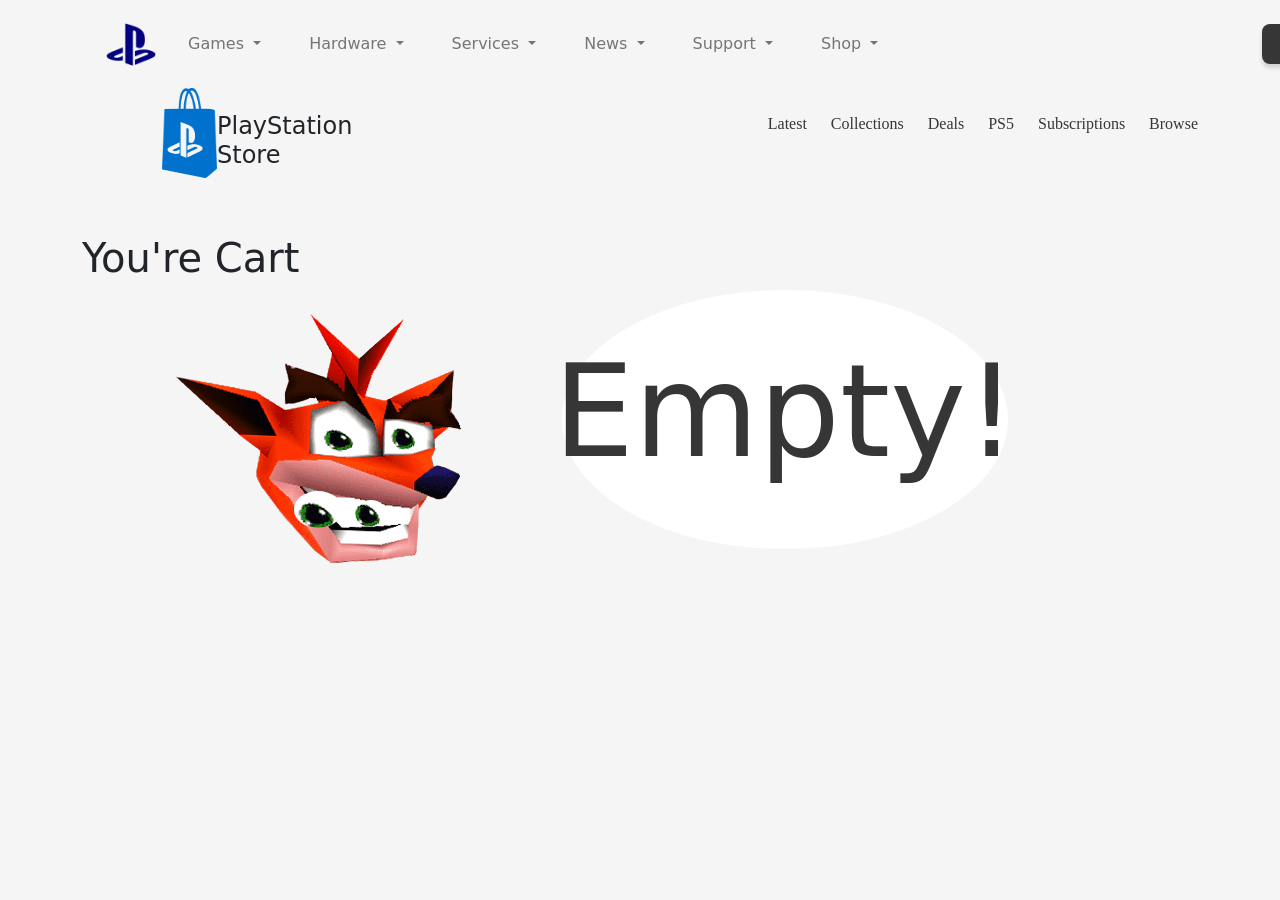
<file: HogwartsPage/Cart/cart.html>
<!DOCTYPE html>
<html lang="en">
<head>
    <meta charset="UTF-8">
    <meta http-equiv="X-UA-Compatible" content="IE=edge">
    <meta name="viewport" content="width=device-width, initial-scale=1.0">
    <link rel="stylesheet" href="./cart.css">
    <link rel="stylesheet" href="../../components/css/styles.css">
    <script defer src="./cart.js"></script>
    <title>Document</title>
</head>
<body>
    <header class="container">
        <nav class="navbar-one navbar d-flex flex-column nav-color">
            <div class="navbar-top d-flex flex-row mt-2">
                <div class="logo ms-4">
                    <img class="logo-size" src="../../components/pictures/navy-playstation-png-logo-5.png">
                </div>
                <ul class="drop-down-list d-flex gap-5 mt-3">
                    <li class="nav-item dropdown">
                        <a class="nav-link dropdown-toggle nav1-txt-color" href="#" role="button" data-bs-toggle="dropdown" aria-expanded="false">
                            <span>Games</span>
                        </a>
                        <ul class="dropdown-menu">
                        <li><a class="dropdown-item" href="#">Action</a></li>
                        </ul>
                    </li>
                    <li class="nav-item dropdown nav1-txt-color">
                        <a class="nav-link dropdown-toggle nav1-txt-color" href="#" role="button" data-bs-toggle="dropdown" aria-expanded="false">
                            <span>Hardware</span>
                        </a>
                        <ul class="dropdown-menu">
                        <li><a class="dropdown-item" href="#">Action</a></li>
                        </ul>
                    </li>
                    <li class="nav-item dropdown nav1-txt-color">
                        <a class="nav-link dropdown-toggle nav1-txt-color" href="#" role="button" data-bs-toggle="dropdown" aria-expanded="false">
                            <span>Services</span>
                        </a>
                        <ul class="dropdown-menu">
                        <li><a class="dropdown-item" href="#">Action</a></li>
                        </ul>
                    </li>
                    <li class="nav-item dropdown nav1-txt-color">
                        <a class="nav-link dropdown-toggle nav1-txt-color" href="#" role="button" data-bs-toggle="dropdown" aria-expanded="false">
                            <span>News</span>
                        </a>
                        <ul class="dropdown-menu">
                        <li><a class="dropdown-item" href="#">Action</a></li>
                        </ul>
                    </li>
                    <li class="nav-item dropdown nav1-txt-color">
                        <a class="nav-link dropdown-toggle nav1-txt-color" href="#" role="button" data-bs-toggle="dropdown" aria-expanded="false">
                            <span>Support</span>
                        </a>
                        <ul class="dropdown-menu">
                        <li><a class="dropdown-item" href="#">Action</a></li>
                        </ul>
                    </li>
                    <li class="nav-item dropdown nav1-txt-color">
                        <a class="nav-link dropdown-toggle nav1-txt-color" href="#" role="button" data-bs-toggle="dropdown" aria-expanded="false">
                            <span>Shop</span>
                        </a>
                        <ul class="dropdown-menu">
                        <li><a class="dropdown-item" href="#">Action</a></li>
                        </ul>
                    </li>
              </ul>
    
                <div class="sign-in d-flex">
                    
                    <button class="sign-in-btn btn mt-2"> Sign-In</button>

                    <button class="search-btn btn" id="searchBtn"><img src="../../components/pictures/Search.png"></button>
                </div>
            </div>
        </nav>
        <nav class="navbar d-flex flex-row nav-color">
            <div class="lower-part d-flex flex-row">
                <div class="storeLogo-name d-flex flex-row">
                    <img class="storeLogo" src="../../components/pictures/playstation-store-logo-freelogovectors.net_.png" alt="">
                    <h4 class="mt-4">PlayStation  Store</h4>
                </div>
                <ul class="main-list-nav d-flex gap-4 pt-4 justify-content-center list-txt-nav">
                    <li><span> Latest </span></li>
                    <li><span> Collections</span></li>
                    <li><span> Deals</span></li>
                    <li><span> PS5 </span></li>
                    <li><span> Subscriptions</span></li>
                    <li><span> Browse </span></li>
                </ul>
            </div>
        </nav>
    </header>
    <div class="shopping-cart container mt-5" id="cartDiv">
        <div class="details">
            <h1>You're Cart </h1>
        </div>
    </div>
</body>
</html>
</file>
<file: gowRag/hogwantsLeagacy.css>
@import url(../components/css/styles.css);
@import url(../components/css/root&Utilites.css);

.game-banner{
    height: 45rem;
    width: 100%;
    position: relative;
    background-color: var(--back-ground-dark);
}

main{
    background-color: var(--back-ground-dark);
}

.add-box {
    padding-left: 1.6rem;
    display: flex;
    flex-direction: column;
    justify-content: center;
    position: absolute;
    color: var(--main-white);
    background-color: var(--dark-gray);
    width: 32rem;
    height: 16rem;
    top: calc(100%);
    left: 10%;
}

.game-desc{
    width: 70%;
    height: 40rem;
    background-color: var(--dark-gray);
    color: var(--main-white);
    border-radius: 6px;
}

.about-game{
    font-family: 'Roboto';
    color: var(--main-white);
    justify-content: flex-end;
    gap: 1rem;
    margin-left: 45rem;
}

.additional-details{
    color: var(--main-white);
    background-color: var(--dark-gray);
    width: 24rem;
    font-size: 1.2rem;
    border-radius: 6px;
    height: 14rem;
}

.screen-shot-sec{
    color: var(--main-white);
    display: flex;
    justify-content: center;
    background: url(../components/pictures/screenShots.png);
    object-fit: cover;
    align-items: center;
    font-size: 3rem;
    padding: 1rem;
    width: 24rem;
    height: 20rem;
    cursor: pointer;
}

.add-to-cart-btn{
    width: 22rem;
    background-color: var(--ps-blue);
    height: 2.6rem;
}

.plus-btn{
    margin-top: .3rem;
    width: 2rem;
    height: 2rem;
    cursor: pointer;
}

.copy-right{
    display: flex;
    align-items: center;
    justify-content: center;
    flex-direction: column;
    padding: 2rem;
    margin: 2rem;
    color: var(--main-white);
}
</file>
<file: HogwartsPage/hogwantsLeagacy.css>
@import url(../components/css/styles.css);
@import url(../components/css/root&Utilites.css);

.game-banner{
    height: 45rem;
    width: 100%;
    background-color: var(--back-ground-dark);
}

main{
    background-color: var(--back-ground-dark);
}

.add-box {
    padding-left: 1.6rem;
    display: flex;
    flex-direction: column;
    justify-content: center;
    position: absolute;
    color: var(--main-white);
    background-color: var(--dark-gray);
    width: 32rem;
    height: 16rem;
    top: calc(100%);
    left: 10%;
}

.game-desc{
    width: 70%;
    height: 40rem;
    background-color: var(--dark-gray);
    color: var(--main-white);
    border-radius: 6px;
}

.about-game{
    font-family: 'Roboto';
    color: var(--main-white);
    justify-content: flex-end;
    gap: 1rem;
    margin-left: 45rem;
}

.additional-details{
    color: var(--main-white);
    background-color: var(--dark-gray);
    width: 24rem;
    font-size: 1.2rem;
    border-radius: 6px;
    height: 14rem;
}

.screen-shot-sec{
    color: var(--main-white);
    display: flex;
    justify-content: center;
    background: url(../components/pictures/screenShots.png);
    object-fit: cover;
    align-items: center;
    font-size: 3rem;
    padding: 1rem;
    width: 24rem;
    height: 20rem;
    cursor: pointer;
}

.add-to-cart-btn{
    width: 22rem;
    background-color: var(--ps-blue);
    height: 2.6rem;
}

.plus-btn{
    margin-top: .3rem;
    width: 2rem;
    height: 2rem;
    cursor: pointer;
}

.copy-right{
    display: flex;
    align-items: center;
    justify-content: center;
    flex-direction: column;
    padding: 2rem;
    margin: 2rem;
    color: var(--main-white);
}

::-webkit-scrollbar {
    display: none;
  }



#scroll {
    z-index: 1;
    height: 5px;
    border-radius: 8px;
    background-color: var(--ps-blue);
    position: fixed;
  }

.screen-shot-btn{
    background-color: transparent;
    outline: none;
    border: none;
    color: var(--main-white);
}

.modal-parent{
    display: none;
    display: fe;
    justify-content: center;
    align-items: center;
    height: 100%;
    width: 100%;
    background-color: var(--dark-gray);
    position: absolute;
    transition: all 1.6s ease;
}

.modal{
    display: flex;
    flex-direction: column;
    width: 75%;
    left: 12%;
    align-self: center;
    align-items: center;
    position: absolute;
}

.slideshow-container {
    width: 100%;
    position: relative;
}
  
.mySlides {
    display: none;
}
  
.prev, .next {
    cursor: pointer;
    position: absolute;
    top: 50%;
    width: auto;
    margin-top: -22px;
    padding: 16px;
    color: white;
    font-weight: bold;
    font-size: 18px;
    transition: 0.6s ease;
    border-radius: 0 3px 3px 0;
    user-select: none;
}
  
.next {
    right: 0;
    border-radius: 3px 0 0 3px;
}
  
.prev:hover, .next:hover {
    background-color: rgba(0,0,0,0.8);
}
  
.text {
    color: #f2f2f2;
    font-size: 15px;
    padding: 8px 12px;
    position: absolute;
    bottom: 8px;
    width: 100%;
    text-align: center;
}
  
.numbertext {
    color: #f2f2f2;
    font-size: 12px;
    padding: 8px 12px;
    position: absolute;
    top: 0;
}
  
.dot {
    cursor: pointer;
    height: 15px;
    width: 15px;
    margin: 0 2px;
    background-color: #bbb;
    border-radius: 50%;
    display: inline-block;
    transition: background-color 0.6s ease;
}
  
.active, .dot:hover {
    background-color: var(--ps-blue);
}
  
.fade {
    animation-name: fade;
    animation-duration: 2s;
}

#myBtn {
    display: none;
    position: fixed;
    bottom: 20px;
    right: 30px;
    z-index: 99;
    font-size: 18px;
    border: none;
    outline: none;
    background-color: var(--dark-gray);
    color: var(--main-white);
    cursor: pointer;
    padding: 15px;
    border: 1px solid var(--back-ground-dark);
    border-radius: 10px;
  }
  
#myBtn:hover {
    background-color: var(--ps-blue);
}

@keyframes fade {
    from {opacity: .5}
    to {opacity: 1}
}
</file>
<file: tlouPage/tlou.css>
@import url(../components/css/styles.css);
@import url(../components/css/root&Utilites.css);

.game-banner{
    height: 45rem;
    width: 100%;
    position: relative;
    background-color: var(--back-ground-dark);
}

main{
    background-color: var(--back-ground-dark);
}

.add-box {
    padding-left: 1.6rem;
    display: flex;
    flex-direction: column;
    justify-content: center;
    position: absolute;
    color: var(--main-white);
    background-color: var(--dark-gray);
    width: 32rem;
    height: 16rem;
    top: calc(100%);
    left: 10%;
}

.game-desc{
    width: 70%;
    height: 40rem;
    background-color: var(--dark-gray);
    color: var(--main-white);
    border-radius: 6px;
}

.about-game{
    font-family: 'Roboto';
    color: var(--main-white);
    justify-content: flex-end;
    gap: 1rem;
    margin-left: 45rem;
}

.additional-details{
    color: var(--main-white);
    background-color: var(--dark-gray);
    width: 24rem;
    font-size: 1.2rem;
    border-radius: 6px;
    height: 14rem;
}

.screen-shot-sec{
    color: var(--main-white);
    display: flex;
    justify-content: center;
    background: url(../components/pictures/screenShots.png);
    object-fit: cover;
    align-items: center;
    font-size: 3rem;
    padding: 1rem;
    width: 24rem;
    height: 20rem;
    cursor: pointer;
}

.add-to-cart-btn{
    width: 22rem;
    background-color: var(--ps-blue);
    height: 2.6rem;
}

.plus-btn{
    margin-top: .3rem;
    width: 2rem;
    height: 2rem;
    cursor: pointer;
}

.copy-right{
    display: flex;
    align-items: center;
    justify-content: center;
    flex-direction: column;
    padding: 2rem;
    margin: 2rem;
    color: var(--main-white);
}
</file>
<file: HogwartsPage/Cart/cart.css>
@import url(../../components/css/root&Utilites.css);
.make-it-yellow{
    color: yellow;
}


.main-content{
    margin-top: 2rem;
    padding: 2.4rem 4rem;
    width: 80rem;
    height: 25rem;
    background-color: var(--dark-gray);
    color: var(--main-white);
    border-radius: 10px;
    display: flex;
    justify-content: start;
    flex-direction: row;
    gap: 1.6rem;
}

.item-image{
    width: 10rem;
    height: 10rem;
    border-radius: 8px;
    cursor: pointer;
}

.make-it-blue{
    color: var(--ps-blue);
}

.make-it-black{
    color: var(--main-white);
}

.remove-btn{
    display:flex;
    justify-content: center;
    align-items: center;
    width: 2.6rem;
    height: 2.6rem;
    font-size: 2.4rem;
    font-weight: 900;
    font-family: 'Roboto';
    border-radius: 50%;
    border:none;
    background-color: var(--ps-blue);
    color: var(--main-white);
    margin-top: 6rem;
}

.crash-him-self{
    display: flex;
    align-self: flex-end;
    width: 30rem;
    height: inherit;
}

.crash-him-self:hover{
    filter: hue-rotate(180deg)
}

.crash-left-eye{
    width: 3rem;
    position: absolute;
    top: 54.6%;
    left: 23%;
    border-radius: 100%;
}

.crash-right-eye{
    width: 2rem;
    position: absolute;
    top: 55.6%;
    left: 27.7%;
    border-radius: 50%;
}

.bubble-txt{
    display: flex;
    justify-content: center;
    align-items: center;
    width: 40%;
    background-color: #fff;
    border-radius: 100%;
    font-size: 8rem;
    color: var(--dark-gray);
}
</file>
<file: components/css/styles.css>
@import url(./bootstrap.css);
@import url(./animation.css);
@import url(./root&Utilites.css);

li{
    list-style: none;
}

.logo{
    width: 50px;
}

.logo img{
    width:100%;
    height:100%;
    cursor: pointer;
}

.sign-in{
    display: flex;
    padding-left: 24rem;
}

.sign-in-btn:hover{
    background-color: var(--ps-blue);
    color: var(--main-white);
}


.sign-in-btn{
    font-family: Roboto;
    color: var(--btn-txt-white);
    background-color: var(--dark-gray);
    box-shadow: 0px 4px 4px rgba(0, 0, 0, 0.15);
    border-radius: 8px;
    width: 6.2rem;
    height: 2.5rem;
    transition: 0.7s;
}

.storeLogo-name{
    margin-left: 5rem;
    padding-right: 20rem;
    width: 100%;
}

.storeLogo{
    width: 55px;
    height: 100%;
}

.main-list-nav{
    justify-self: center;
}

.list-txt-nav{
    color: var(--ps-black);
    font-family: 'Roboto';
    padding-top: .2rem;
    font-weight: 500;
}

li:hover{
    color: var(--ps-blue);
    cursor: pointer;
    transition: .7s;
}

.banner{
    display: flex;
    justify-content: center;
    background-image: url(../pictures/Banner.webp);
    position:relative;
    width: 100%;
    height: 45rem;
}

.banner-ps-plus{
    display: flex;
    justify-content: center;
    width: 100%;
    height: 30rem;
}

.banner-ps{
    display: flex;
    justify-content: center;
    width: 100%;
    height: 30rem;
}

.plusLogo{
    padding-top: 3rem;
    position: absolute;
    width: 25rem;
    left: 16%;
}

.skater{
    position: absolute;
    width: 36rem;
    left: 45%;
}

.nav-color{
    background-color: var(--main-white);
}

.mbapae-banner{
    width: 45rem;
    height: 45rem;
    position: absolute;
    top: 0%;
    left: 45%;
}

.fifa-logo{
    width: 30rem;
    height: 30rem;
    position: absolute;
    top: 30%;
    left: 20%;
}

.pre-order-btn{
    background-color: var(--ps-blue);
    color: var(--main-white);
    border-radius: 8px;
    width: 170px;
    height: 59px;
    border-radius: 1.6rem;
    font-size: 1.2rem;
    font-weight: 500;
    font-family: 'Roboto';
}

.pre-order-btn:hover{
    background-color: var(--dark-gray);
    color: var(--main-white);
    box-shadow: 0px 2px 8px var(--ps-blue);
    transition: .8s;
}

.name-desc{
    background-color: #F5F5F5;
    justify-content: center;
    width: 100%;
    height: 13.5rem;
    box-shadow: 0px 4px 4px rgba(0, 0, 0, 0.25);
}

.top-games-item{
    width: 18rem;
    height: 18rem;
    border-radius: .6rem;
}

.top-games-item:hover {
    border-radius: 0rem;
    box-shadow: 0px 8px 12px var(--ps-black);
    transition: 0.6s;
}

.new-games-item{
    width: 10rem;
    border-radius: .6rem;
}

.new-games-item:hover {
    transition: .5s;
    border-radius: 0rem;
    box-shadow: 0px 6px 8px var(--ps-black);
}

.title{
    padding-left: 6rem;
    font-size: 1.6rem;
    font-family: 'arial';
}

.tag-items{
    width: 18rem;
    border-radius: .6rem;
}

.tag-items:hover {
    transition: .7s;
    border-radius: 0rem;
    box-shadow: 0px 8px 16px var(--ps-blue);
}

.end-blue{
    width:100%;
    height: 30rem;
    background-color: var(--ps-blue);
}

.data-parent{
    padding-top: 4rem;
    color: var(--main-white);
    font-size: 1.6rem;
    font-family: sans-serif;
    font-weight:700;
    gap: 16rem;
}

.search-modal{
    display: none;
    justify-content: end;
    height: 100vh;
    width: 100vw;
    background-color: #2121217b;
    position: absolute;
    top: 0%;
    left: -1.2%;   
    transition: all 1.6s ease;
    justify-content: center;
}

.search-modal-items{
    display:flex;
    justify-content: center;
    width: 40rem;
    height: 4rem;
    border-radius: 4rem;
    position: absolute;
    font-size: 22px;
    font-family: arial;
    transition: all 1.6s ease;
}

.modal-mag-color{
    color: var(--main-white);
    width: 4rem;
    justify-content: center;
    align-items: center;
    border: 1px solid var(--ps-black);
    background-color: var(--ps-blue);
    border-radius: 0;
}

.modal-ps-btn-color{
    font-size: 1rem;
    color: var(--main-white);
    background-color: var(--main-white);
    border: 1px solid var(--ps-black);
    border-radius: 0;
    background-color: var(--ps-blue);
}

.modal-ps-btn-color:hover{
    background-color: var(--ps-blue);
    transition: .3s;
}

.search{
    border: 1px solid var(--ps-black);
    border-radius: 0;
}

::-webkit-scrollbar {
    width: 8px;
  }

::-webkit-scrollbar-track {
box-shadow: inset 0 0 5px var(--dark-gray);
border-radius: 2px;
}
  
::-webkit-scrollbar-thumb {
background: var(--ps-blue);
border-radius: 8px;
}

#scroll {
    z-index: 1;
    height: 4px;
    border-radius: 2px;
    background-color: var(--ps-blue);
    box-shadow:var(--back-ground-dark) 1px;
    position: fixed;
  }

@media screen and (min-width:1440px){}
@media screen and (max-width:1440px){}
@media screen and (max-width:1200px){}
@media screen and (max-width:768px){
    
}
@media screen and (max-width:576px){

    .sign-in{
        padding-left: 0;
        display: flex;
        flex-direction: row;
    }

    .navbar-one{
        display: flex;
        flex-direction: row;
        justify-content: center;
        align-items: center;
        flex-wrap: wrap;
    }

    .navbar-top{
        display:flex;
        align-items: center;
        justify-content: center;
        flex-direction: row;
        flex-wrap: wrap;
        font-size: 1rem;
        margin-right: 1rem;
    }

    .drop-down-list{
        display: flex;
        justify-content: center;
        align-items: center;
        flex-wrap: wrap;
        gap: 0;
    }

    .logo{
        margin: 0;
        margin-left: 0;
    }

    .sign-in-btn{
        width: 4.2rem;
        height: 2rem;
        font-size: .8rem;
        transition: 0.7s;
    }

    .lower-part{
        display:flex;
        align-items: center;
        flex-direction: row;
        flex-wrap: wrap;
        font-size: 1rem;
        margin-right: 1rem;
    }

    .storeLogo-name{
        margin-left: 2rem;
        display:flex;
        flex-direction: row;
        align-items: center;
    }

    .storeLogo{
        width: 55px;
    }

    .mbapae-banner{
        width: 30rem;
        height: 30rem;
        position: absolute;
        top: 0%;
        left: 12%;
    }
    
    .fifa-logo{
        width: 24rem;
        height: 24rem;
        position: absolute;
        top: 50%;
        left: 20%;
    }

    .new-game-list{
        display: flex;
        flex-wrap: wrap;
        justify-content: center;
        align-items: center;
    }

    .coming-soon-list{
        display: flex;
        flex-wrap: wrap;
        justify-content: center;
    }

    .new-games-item{
        width: 10rem;
        border-radius: .6rem;
    }

    .dec-ps-plus{
        padding-bottom: .5rem;
        font-size: .8rem;
    }
    .banner-ps-plus{
        display: flex;
        justify-content: center;
        width: 100%;
    }
    .plusLogo{
        padding-top: 4rem;
        position: absolute;
        width: 15rem;
        left: 10%;
    }
    
    .skater{
        padding-top: 4rem;
        position: absolute;
        width: 25rem;
        left: 30%;
    }

    .name-desc{
        gap: 0rem;
    }

    .pre-order-btn{
        width: 8rem;
        height: 2.5rem;
    }

    .end-blue{
        width:100%;
        height: 30rem;
        background-color: var(--ps-blue);
    }
    
    .data-parent{
        padding-top: 3rem;
        color: var(--main-white);
        font-size: 1rem;
        font-family: sans-serif;
        font-weight:700;
        gap: 2rem;
        display: flex;
        align-items: center;
        justify-content: center;
    }

    .search-modal{
        display: none;
        justify-content: center;
        align-items: center;
        position: absolute;
        width: 45rem;
        top: 90%;
        right: -20%;
    }
    
    .search-modal-items{
        display:flex;
        align-items: center;
        justify-content: center;
        border-radius: 4rem;
        position: absolute;
        font-size: 22px;
        font-family: arial;
        transition: all 1.6s ease;
    }
}
@media screen and (max-width:375px){}
</file>
